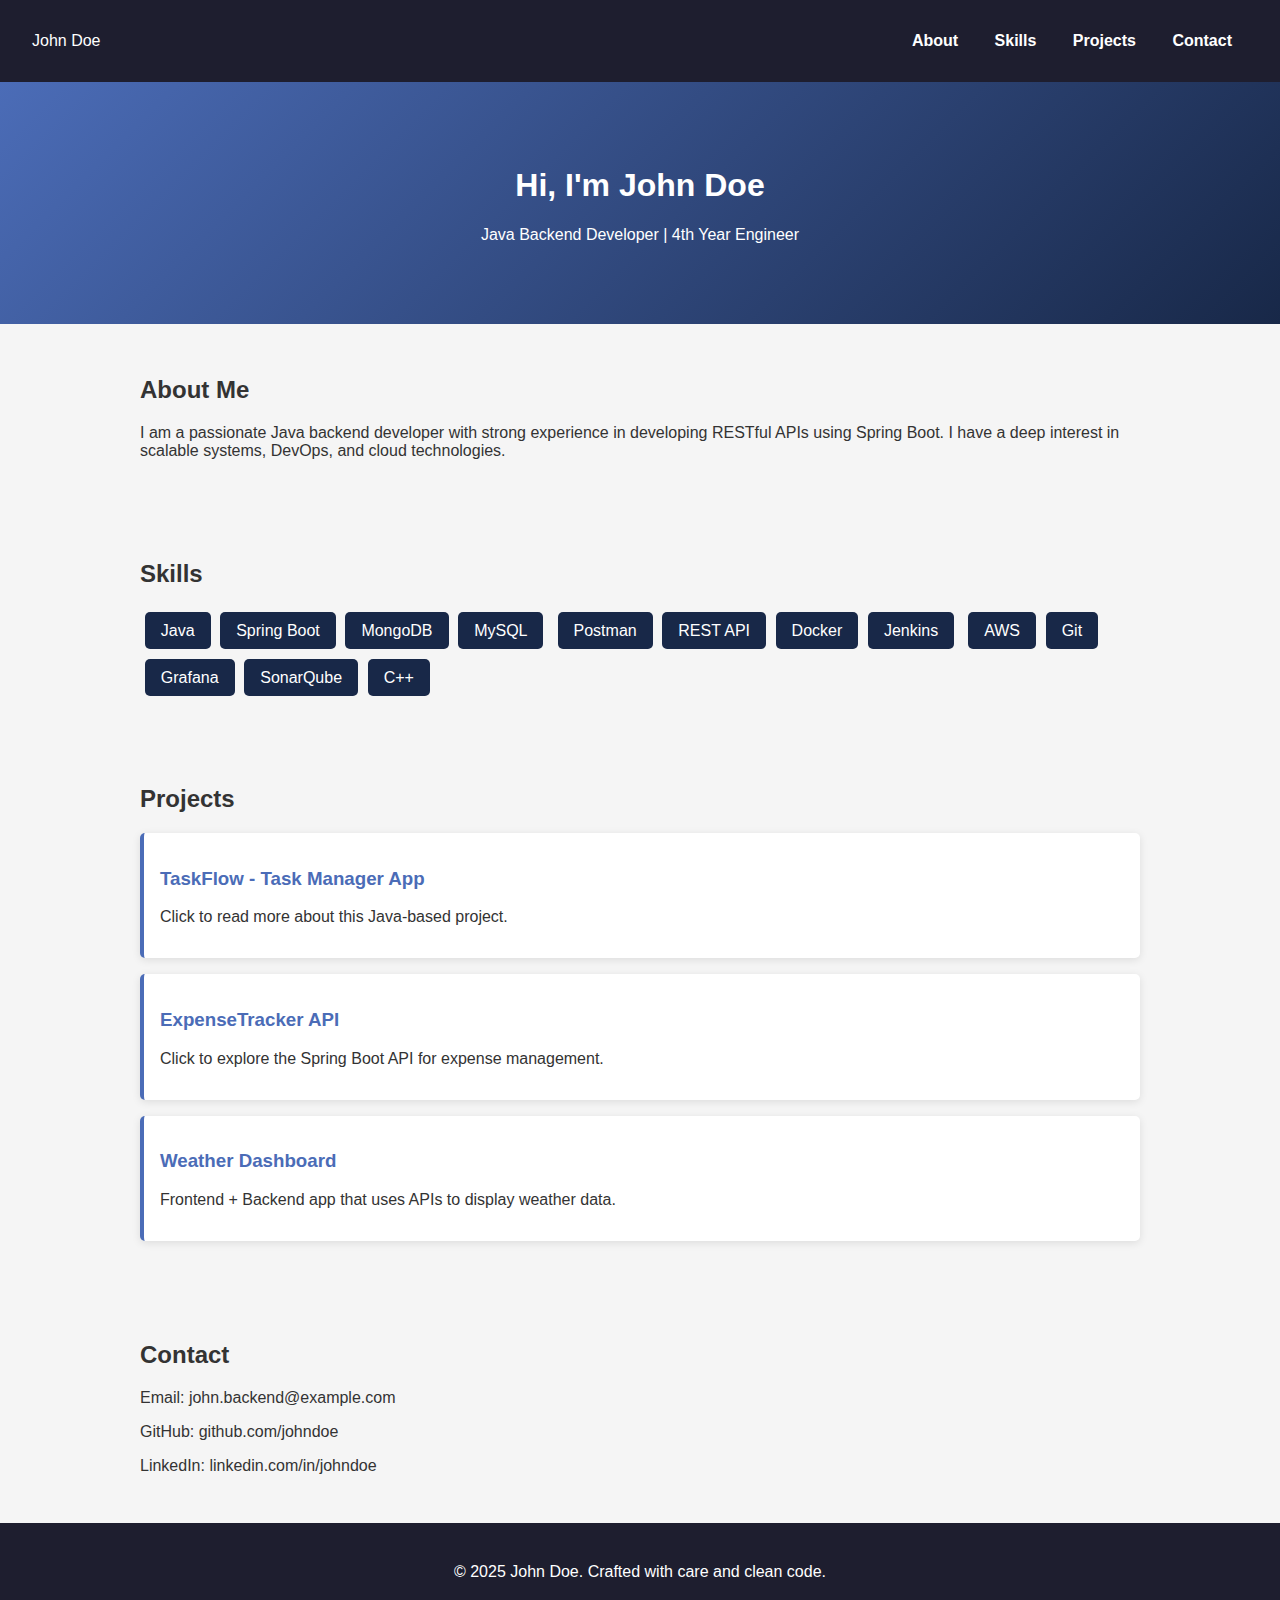
<file: index.html>
<html lang="en">
<head>
  <meta charset="UTF-8">
  <meta name="viewport" content="width=device-width, initial-scale=1.0">
  <title>Portfolio | John Doe</title>
  <link rel="stylesheet" href="style.css">
</head>
<body>
  <nav class="navbar">
    <div class="logo">John Doe</div>
    <ul class="nav-links">
      <li><a href="#about">About</a></li>
      <li><a href="#skills">Skills</a></li>
      <li><a href="#projects">Projects</a></li>
      <li><a href="#contact">Contact</a></li>
    </ul>
  </nav>

  <header class="hero-section">
    <h1>Hi, I'm John Doe</h1>
    <p>Java Backend Developer | 4th Year Engineer</p>
  </header>

  <section id="about" class="section">
    <h2>About Me</h2>
    <p>I am a passionate Java backend developer with strong experience in developing RESTful APIs using Spring Boot. I have a deep interest in scalable systems, DevOps, and cloud technologies.</p>
  </section>

  <section id="skills" class="section">
    <h2>Skills</h2>
    <div class="skills-grid">
      <span>Java</span><span>Spring Boot</span><span>MongoDB</span><span>MySQL</span>
      <span>Postman</span><span>REST API</span><span>Docker</span><span>Jenkins</span>
      <span>AWS</span><span>Git</span><span>Grafana</span><span>SonarQube</span><span>C++</span>
    </div>
  </section>

  <section id="projects" class="section">
    <h2>Projects</h2>
    <div class="project-card">
      <h3><a href="project1.html">TaskFlow - Task Manager App</a></h3>
      <p>Click to read more about this Java-based project.</p>
    </div>
    <div class="project-card">
      <h3><a href="project2.html">ExpenseTracker API</a></h3>
      <p>Click to explore the Spring Boot API for expense management.</p>
    </div>
    <div class="project-card">
      <h3><a href="project3.html">Weather Dashboard</a></h3>
      <p>Frontend + Backend app that uses APIs to display weather data.</p>
    </div>
  </section>

  <section id="contact" class="section">
    <h2>Contact</h2>
    <p>Email: john.backend@example.com</p>
    <p>GitHub: github.com/johndoe</p>
    <p>LinkedIn: linkedin.com/in/johndoe</p>
  </section>

  <footer>
    <p>&copy; 2025 John Doe. Crafted with care and clean code.</p>
  </footer>
</body>
</html>
</file>
<file: style.css>
body {
    margin: 0;
    font-family: 'Segoe UI', Tahoma, Geneva, Verdana, sans-serif;
    background-color: #f5f5f5;
    color: #333;
  }
  
  .navbar {
    display: flex;
    justify-content: space-between;
    align-items: center;
    background: #1e1e2f;
    padding: 1rem 2rem;
    color: white;
  }
  
  .nav-links li {
    display: inline;
    margin: 0 1rem;
  }
  
  .nav-links a {
    color: white;
    text-decoration: none;
    font-weight: bold;
  }
  
  .hero-section {
    background: linear-gradient(135deg, #4b6cb7, #182848);
    color: white;
    padding: 4rem 2rem;
    text-align: center;
  }
  
  .section {
    padding: 2rem;
    max-width: 1000px;
    margin: auto;
  }
  
  .skills-grid span {
    display: inline-block;
    background: #182848;
    color: white;
    padding: 0.6rem 1rem;
    margin: 0.3rem;
    border-radius: 5px;
  }
  
  .project-card {
    background: white;
    padding: 1rem;
    margin: 1rem 0;
    border-left: 4px solid #4b6cb7;
    border-radius: 5px;
    box-shadow: 0 2px 8px rgba(0, 0, 0, 0.1);
  }
  
  .project-card a {
    color: #4b6cb7;
    text-decoration: none;
    font-weight: bold;
  }
  
  footer {
    text-align: center;
    padding: 1.5rem;
    background: #1e1e2f;
    color: white;
  }
</file>
<file: style2.css>
body {
    margin: 0;
    font-family: 'Segoe UI', Tahoma, Geneva, Verdana, sans-serif;
    background-color: #f5f5f5;
    color: #333;
  }
  
  .navbar {
    display: flex;
    justify-content: space-between;
    align-items: center;
    background: #1e1e2f;
    padding: 1rem 2rem;
    color: white;
  }
  
  .nav-links li {
    display: inline;
    margin: 0 1rem;
  }
  
  .nav-links a {
    color: white;
    text-decoration: none;
    font-weight: bold;
  }
  
  .hero-section {
    background: linear-gradient(135deg, #4b6cb7, #182848);
    color: white;
    padding: 4rem 2rem;
    text-align: center;
  }
  
  .section {
    padding: 2rem;
    max-width: 1000px;
    margin: auto;
  }
  
  .skills-grid span {
    display: inline-block;
    background: #182848;
    color: white;
    padding: 0.6rem 1rem;
    margin: 0.3rem;
    border-radius: 5px;
  }
  
  .project-card {
    background: white;
    padding: 1rem;
    margin: 1rem 0;
    border-left: 4px solid #4b6cb7;
    border-radius: 5px;
    box-shadow: 0 2px 8px rgba(0, 0, 0, 0.1);
  }
  
  .project-card a {
    color: #4b6cb7;
    text-decoration: none;
    font-weight: bold;
  }
  
  footer {
    text-align: center;
    padding: 1.5rem;
    background: #1e1e2f;
    color: white;
  }
</file>
